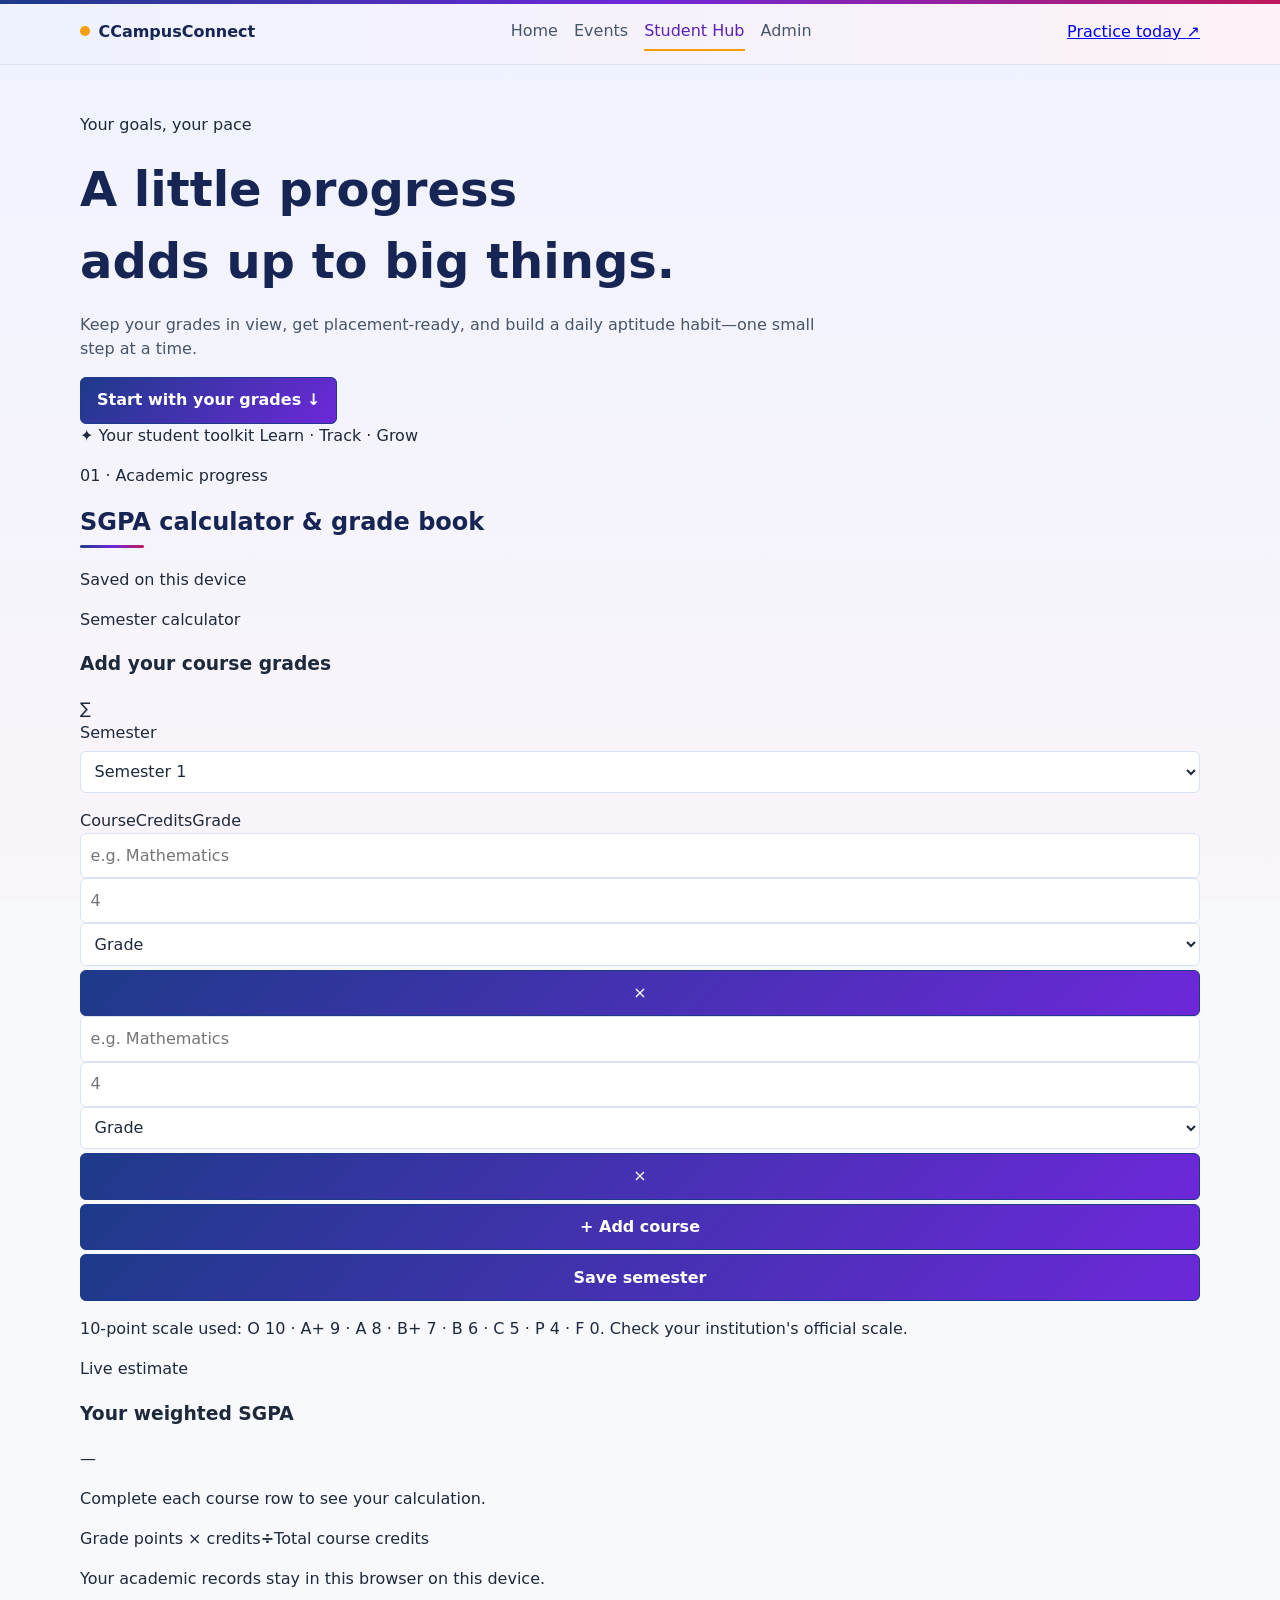
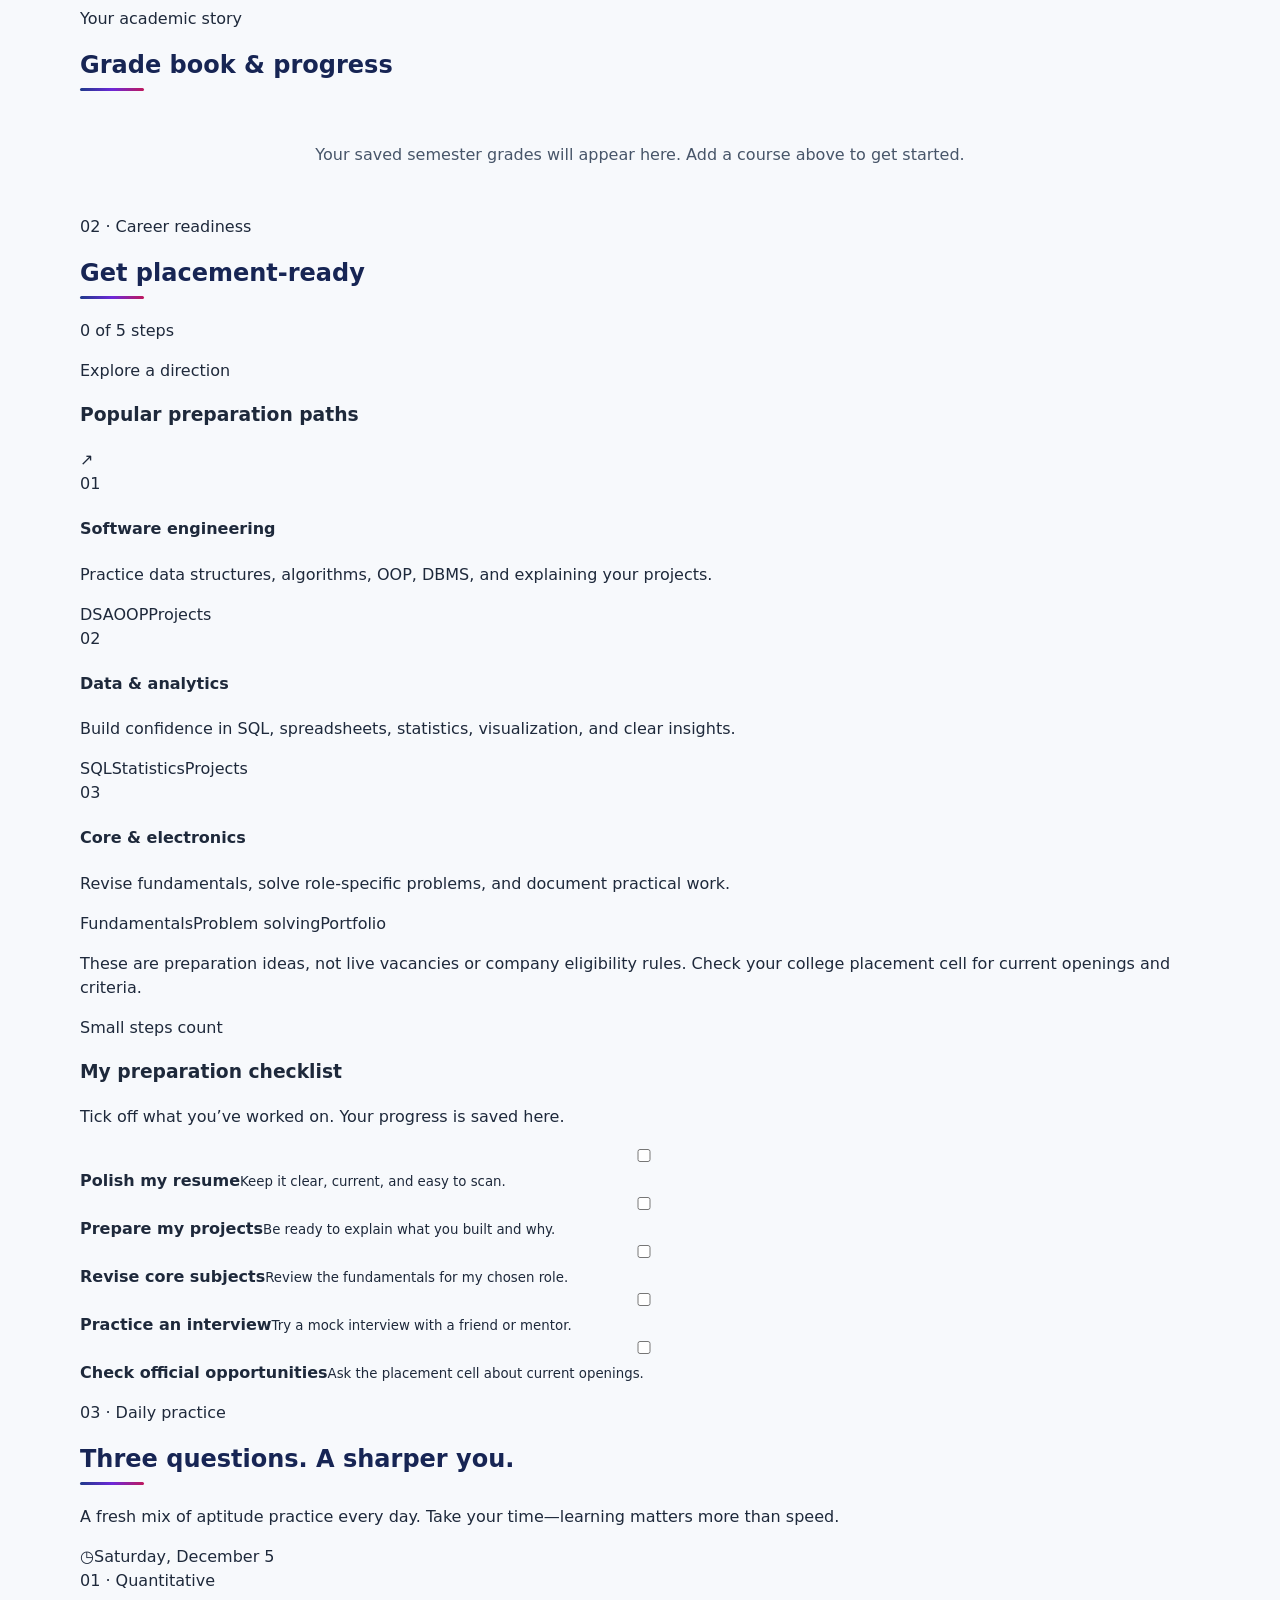
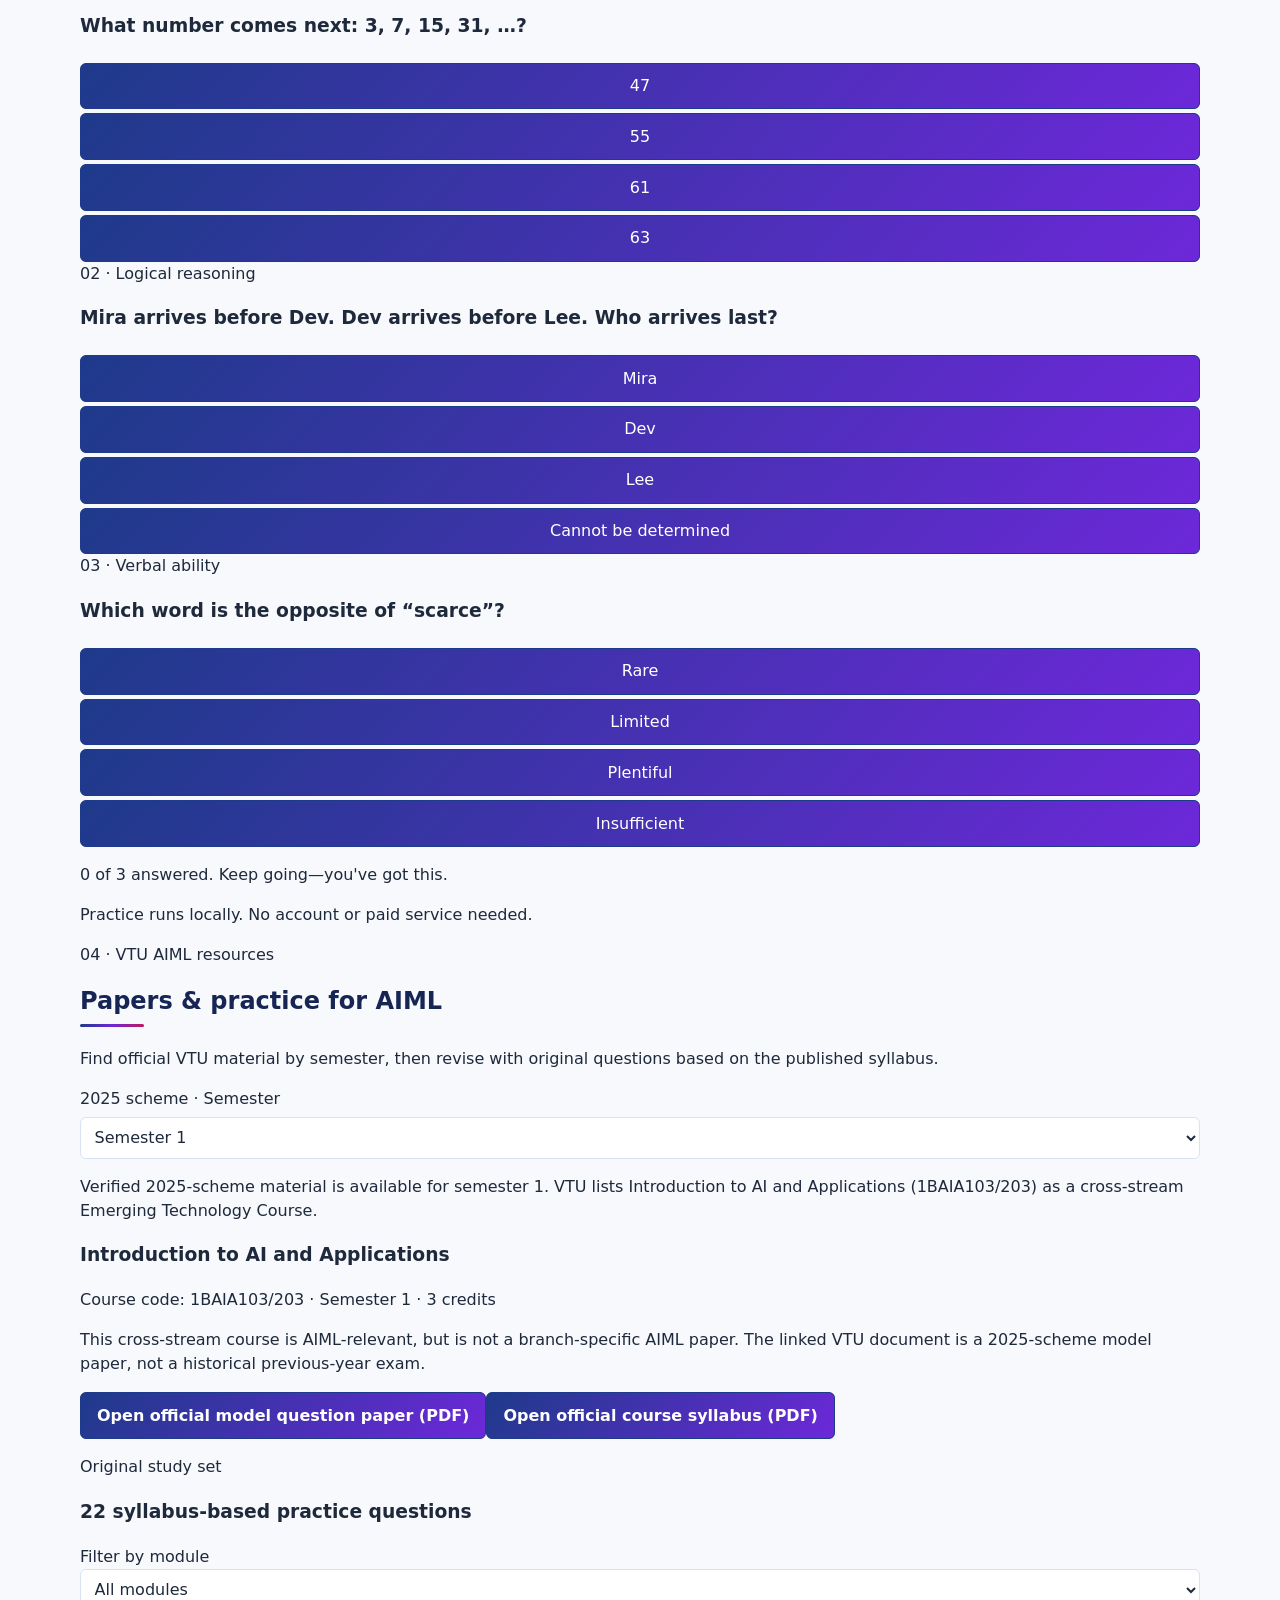
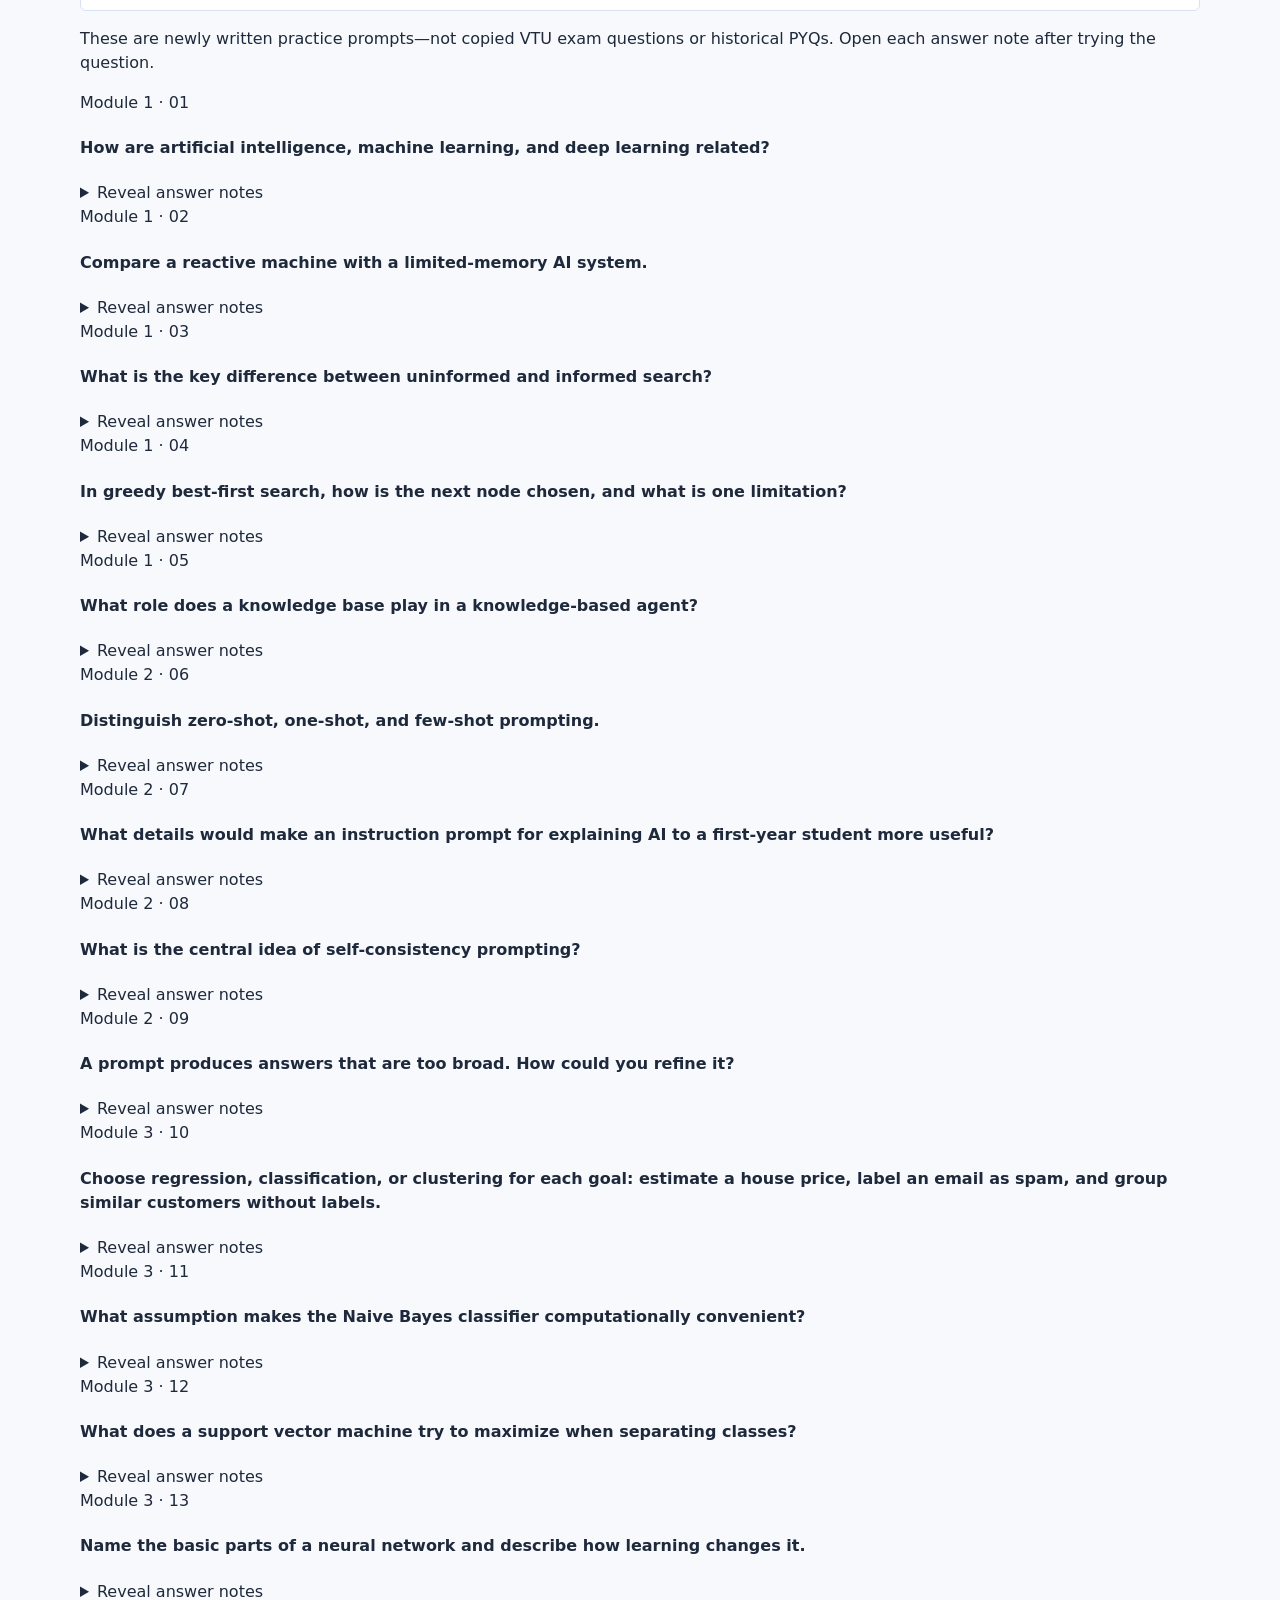
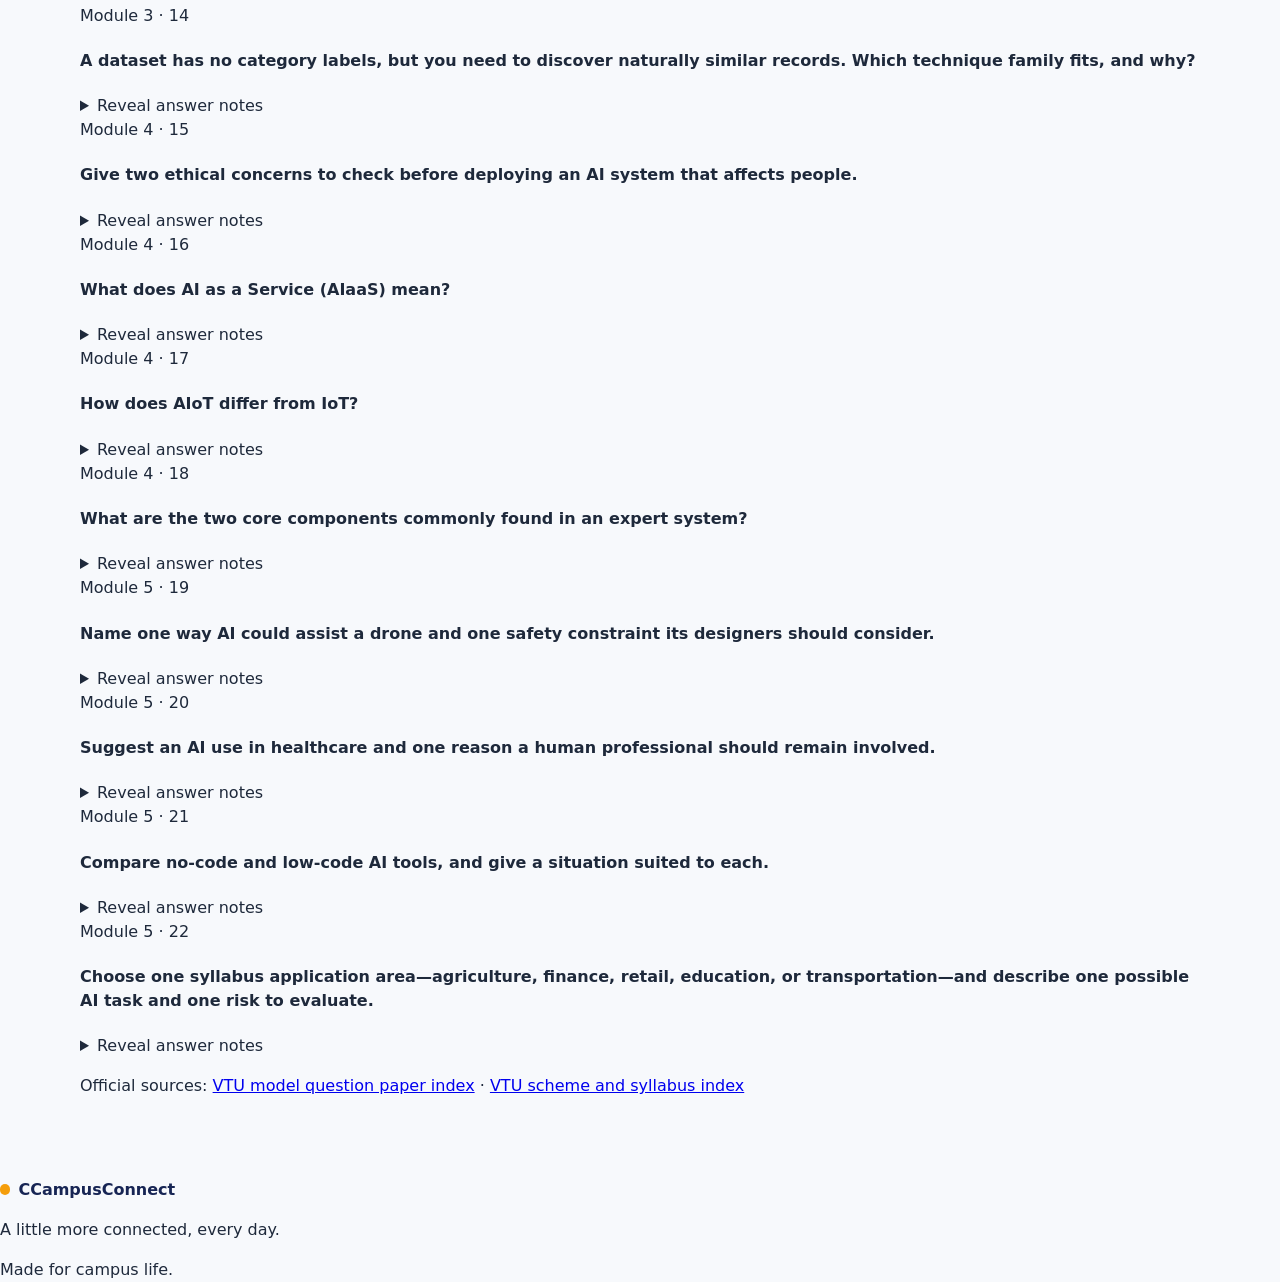
<file: starter-app/student-hub.html>
<!doctype html>
<html lang="en">
<head>
  <meta charset="utf-8" />
  <meta name="viewport" content="width=device-width, initial-scale=1" />
  <meta name="description" content="Track your grades, calculate SGPA, prepare for placements, practice aptitude, and explore VTU AIML question resources." />
  <title>Student Hub | CampusConnect</title>
  <link rel="stylesheet" href="css/style.css" />
  <script src="js/student-hub.js" defer></script>
</head>
<body>
  <header class="site-header">
    <nav class="nav" aria-label="Main navigation">
      <a class="brand" href="index.html"><span class="brand-mark">C</span>CampusConnect</a>
      <div class="nav-links">
        <a href="index.html">Home</a>
        <a href="events.html">Events</a>
        <a href="student-hub.html" aria-current="page">Student Hub</a>
        <a href="admin.html">Admin</a>
      </div>
      <a class="nav-cta" href="#daily-practice">Practice today <span aria-hidden="true">↗</span></a>
    </nav>
  </header>

  <main class="container student-hub">
    <section class="hub-hero">
      <div>
        <p class="eyebrow"><span class="eyebrow-dot"></span> Your goals, your pace</p>
        <h1>A little progress<br />adds up to <span>big things.</span></h1>
        <p class="lead">Keep your grades in view, get placement-ready, and build a daily aptitude habit—one small step at a time.</p>
        <a class="button button-primary" href="#sgpa-tracker">Start with your grades <span aria-hidden="true">↓</span></a>
      </div>
      <div class="hub-hero-card" aria-label="Your student toolkit">
        <div class="orbit orbit-one"></div><div class="orbit orbit-two"></div>
        <span class="hub-orb">✦</span>
        <span class="hub-orb-label">Your student toolkit</span>
        <span class="hub-orb-caption">Learn · Track · Grow</span>
      </div>
    </section>

    <div id="hub-status" class="hub-status" role="status" aria-live="polite" hidden></div>

    <section id="sgpa-tracker" class="hub-section" aria-labelledby="sgpa-heading">
      <div class="section-heading">
        <div><p class="eyebrow">01 · Academic progress</p><h2 id="sgpa-heading">SGPA calculator &amp; grade book</h2></div>
        <span class="section-count">Saved on this device</span>
      </div>
      <div class="hub-grid hub-grid-grades">
        <section class="hub-panel" aria-labelledby="calculator-heading">
          <div class="hub-panel-heading"><div><p class="eyebrow">Semester calculator</p><h3 id="calculator-heading">Add your course grades</h3></div><span class="hub-panel-icon" aria-hidden="true">∑</span></div>
          <form id="sgpa-form">
            <div class="form-row">
              <label for="semester">Semester</label>
              <select id="semester" name="semester" required>
                <option value="1">Semester 1</option><option value="2">Semester 2</option><option value="3">Semester 3</option><option value="4">Semester 4</option>
                <option value="5">Semester 5</option><option value="6">Semester 6</option><option value="7">Semester 7</option><option value="8">Semester 8</option>
              </select>
            </div>
            <div class="course-row course-row-head" aria-hidden="true"><span>Course</span><span>Credits</span><span>Grade</span><span></span></div>
            <div id="course-rows" class="course-rows"></div>
            <div class="course-actions">
              <button id="add-course" class="button button-outline" type="button">+ Add course</button>
              <button class="button button-primary" type="submit">Save semester</button>
            </div>
            <p class="grade-scale-note">10-point scale used: O 10 · A+ 9 · A 8 · B+ 7 · B 6 · C 5 · P 4 · F 0. Check your institution's official scale.</p>
          </form>
        </section>

        <aside class="hub-panel sgpa-result-panel" aria-labelledby="estimate-heading">
          <p class="eyebrow">Live estimate</p>
          <h3 id="estimate-heading">Your weighted SGPA</h3>
          <output id="sgpa-result" class="sgpa-result" aria-live="polite">—</output>
          <p id="sgpa-detail" class="sgpa-detail">Add course credits and grades to see your calculation.</p>
          <div class="formula-card"><span>Grade points × credits</span><b>÷</b><span>Total course credits</span></div>
          <p class="privacy-note">Your academic records stay in this browser on this device.</p>
        </aside>
      </div>
    </section>

    <section class="hub-section" aria-labelledby="grade-book-heading">
      <div class="section-heading"><div><p class="eyebrow">Your academic story</p><h2 id="grade-book-heading">Grade book &amp; progress</h2></div></div>
      <div id="grade-book" class="hub-panel grade-book" aria-live="polite"></div>
    </section>

    <section class="hub-section" aria-labelledby="placement-heading">
      <div class="section-heading">
        <div><p class="eyebrow">02 · Career readiness</p><h2 id="placement-heading">Get placement-ready</h2></div>
        <span id="placement-progress-label" class="section-count">0 of 5 steps</span>
      </div>
      <div class="hub-grid placement-grid">
        <section class="hub-panel placement-paths" aria-labelledby="paths-heading">
          <div class="hub-panel-heading"><div><p class="eyebrow">Explore a direction</p><h3 id="paths-heading">Popular preparation paths</h3></div><span class="hub-panel-icon" aria-hidden="true">↗</span></div>
          <article class="path-card"><span class="path-number">01</span><div><h4>Software engineering</h4><p>Practice data structures, algorithms, OOP, DBMS, and explaining your projects.</p><div class="skill-chips"><span>DSA</span><span>OOP</span><span>Projects</span></div></div></article>
          <article class="path-card"><span class="path-number">02</span><div><h4>Data &amp; analytics</h4><p>Build confidence in SQL, spreadsheets, statistics, visualization, and clear insights.</p><div class="skill-chips"><span>SQL</span><span>Statistics</span><span>Projects</span></div></div></article>
          <article class="path-card"><span class="path-number">03</span><div><h4>Core &amp; electronics</h4><p>Revise fundamentals, solve role-specific problems, and document practical work.</p><div class="skill-chips"><span>Fundamentals</span><span>Problem solving</span><span>Portfolio</span></div></div></article>
          <p class="placement-disclaimer">These are preparation ideas, not live vacancies or company eligibility rules. Check your college placement cell for current openings and criteria.</p>
        </section>

        <section class="hub-panel checklist-panel" aria-labelledby="checklist-heading">
          <p class="eyebrow">Small steps count</p><h3 id="checklist-heading">My preparation checklist</h3>
          <p class="checklist-intro">Tick off what you’ve worked on. Your progress is saved here.</p>
          <div class="progress-track" role="progressbar" aria-label="Placement preparation" aria-valuemin="0" aria-valuemax="100" aria-valuenow="0"><span id="placement-progress-bar"></span></div>
          <label class="check-item"><input type="checkbox" data-placement-task="resume" /><span><b>Polish my resume</b><small>Keep it clear, current, and easy to scan.</small></span></label>
          <label class="check-item"><input type="checkbox" data-placement-task="projects" /><span><b>Prepare my projects</b><small>Be ready to explain what you built and why.</small></span></label>
          <label class="check-item"><input type="checkbox" data-placement-task="fundamentals" /><span><b>Revise core subjects</b><small>Review the fundamentals for my chosen role.</small></span></label>
          <label class="check-item"><input type="checkbox" data-placement-task="interview" /><span><b>Practice an interview</b><small>Try a mock interview with a friend or mentor.</small></span></label>
          <label class="check-item"><input type="checkbox" data-placement-task="research" /><span><b>Check official opportunities</b><small>Ask the placement cell about current openings.</small></span></label>
        </section>
      </div>
    </section>

    <section id="daily-practice" class="hub-section daily-section" aria-labelledby="daily-heading">
      <div class="section-heading">
        <div><p class="eyebrow">03 · Daily practice</p><h2 id="daily-heading">Three questions. A sharper you.</h2><p class="daily-subtitle">A fresh mix of aptitude practice every day. Take your time—learning matters more than speed.</p></div>
        <div class="daily-date"><span aria-hidden="true">◷</span><span id="daily-date-label">Today's practice</span></div>
      </div>
      <div id="daily-questions" class="daily-questions" aria-live="polite"></div>
      <div class="daily-footer"><p id="daily-completion" class="daily-completion">Answer all three to complete today's practice.</p><span class="daily-source">Practice runs locally. No account or paid service needed.</span></div>
    </section>

    <section id="vtu-aiml-practice" class="hub-section vtu-section" aria-labelledby="vtu-heading">
      <div class="section-heading">
        <div>
          <p class="eyebrow">04 · VTU AIML resources</p>
          <h2 id="vtu-heading">Papers &amp; practice for AIML</h2>
          <p class="daily-subtitle">Find official VTU material by semester, then revise with original questions based on the published syllabus.</p>
        </div>
      </div>
      <div class="hub-panel vtu-resource-panel">
        <div class="form-row vtu-semester-select">
          <label for="vtu-semester">2025 scheme · Semester</label>
          <select id="vtu-semester" name="vtu-semester">
            <option value="1">Semester 1</option><option value="2">Semester 2</option><option value="3">Semester 3</option><option value="4">Semester 4</option>
            <option value="5">Semester 5</option><option value="6">Semester 6</option><option value="7">Semester 7</option><option value="8">Semester 8</option>
          </select>
        </div>
        <div id="vtu-resource-status" class="vtu-resource-status" role="status" aria-live="polite"></div>
        <article id="vtu-course-card" class="vtu-course-card" hidden></article>
        <section id="vtu-question-panel" class="vtu-question-panel" aria-labelledby="vtu-questions-heading" hidden>
          <div class="vtu-question-heading">
            <div><p class="eyebrow">Original study set</p><h3 id="vtu-questions-heading">22 syllabus-based practice questions</h3></div>
            <label for="vtu-module-filter">Filter by module
              <select id="vtu-module-filter">
                <option value="all">All modules</option>
                <option value="1">Module 1 · AI foundations</option>
                <option value="2">Module 2 · Prompt engineering</option>
                <option value="3">Module 3 · Machine learning</option>
                <option value="4">Module 4 · AI trends</option>
                <option value="5">Module 5 · Applications</option>
              </select>
            </label>
          </div>
          <p class="vtu-practice-note">These are newly written practice prompts—not copied VTU exam questions or historical PYQs. Open each answer note after trying the question.</p>
          <div id="vtu-question-list" class="vtu-question-list"></div>
        </section>
        <p class="vtu-source-links">
          Official sources:
          <a href="https://vtu.ac.in/model-question-paper-b-e-b-tech-b-arch/" target="_blank" rel="noopener noreferrer">VTU model question paper index</a>
          <span aria-hidden="true">·</span>
          <a href="https://vtu.ac.in/b-e-scheme-syllabus/" target="_blank" rel="noopener noreferrer">VTU scheme and syllabus index</a>
        </p>
      </div>
    </section>
  </main>

  <footer class="site-footer"><a class="brand" href="index.html"><span class="brand-mark">C</span>CampusConnect</a><p>A little more connected, every day.</p><span>Made for campus life.</span></footer>
</body>
</html>
</file>
<file: starter-app/css/style.css>
:root {
  --primary: #1e3a8a;
  --primary-dark: #172554;
  --primary-light: #dbeafe;
  --accent: #f59e0b;
  --accent-dark: #b45309;
  --accent-light: #fef3c7;
  --background: #f7f9fc;
  --surface: #ffffff;
  --surface-tint: #eef4ff;
  --text: #1e293b;
  --muted: #475569;
  --border: #d8e2f3;
  --border-dark: #64748b;
  --violet: #6d28d9;
  --violet-dark: #5b21b6;
  --pink: #be185d;
  --teal: #0f766e;
  --hero-gradient: linear-gradient(135deg, #312e81 0%, #6d28d9 55%, #be185d 100%);
  --accent-bar: linear-gradient(90deg, #1e3a8a 0%, #6d28d9 50%, #be185d 100%);
}

* { box-sizing: border-box; }

body {
  margin: 0;
  background-color: var(--background);
  background-image: linear-gradient(180deg, rgba(238, 242, 255, .9) 0%, rgba(253, 242, 248, .55) 100%);
  background-attachment: fixed;
  color: var(--text);
  font-family: system-ui, -apple-system, BlinkMacSystemFont, "Segoe UI", sans-serif;
  line-height: 1.5;
}

.site-header {
  position: relative;
  background: linear-gradient(90deg, #eef2ff 0%, #fdf2f8 100%);
  border-bottom: 1px solid var(--border);
}
.site-header::before {
  content: "";
  position: absolute;
  inset: 0 0 auto 0;
  height: 4px;
  background: var(--accent-bar);
}
.container { width: min(1120px, calc(100% - 2rem)); margin: 0 auto; padding: 2rem 0 4rem; }
.nav { width: min(1120px, calc(100% - 2rem)); margin: 0 auto; min-height: 4rem; display: flex; align-items: center; justify-content: space-between; gap: 1rem; }
.brand { color: var(--primary-dark); font-weight: 700; text-decoration: none; }
.brand::before { content: ""; display: inline-block; width: .65rem; height: .65rem; margin-right: .5rem; border-radius: 50%; background: var(--accent); vertical-align: .05em; }
.nav-links { display: flex; gap: 1rem; }
.nav-links a { color: var(--muted); text-decoration: none; padding: .35rem 0; border-bottom: 2px solid transparent; }
.nav-links a[aria-current="page"], .nav-links a:hover { color: var(--violet-dark); border-bottom-color: var(--accent); }

h1, h2, h3, p { overflow-wrap: anywhere; }
h1 { font-size: clamp(2rem, 5vw, 3rem); margin: 0 0 1rem; color: var(--primary-dark); }
h2 { position: relative; margin-top: 0; padding-bottom: .5rem; color: var(--primary-dark); }
h2::after {
  content: "";
  position: absolute;
  left: 0;
  bottom: 0;
  width: 4rem;
  height: 3px;
  border-radius: 2px;
  background: var(--accent-bar);
}
.lead { color: var(--muted); max-width: 48rem; }
.section { margin-top: 2rem; }
.hero {
  margin-top: 1.5rem;
  padding: 3rem 2rem;
  border: 1px solid rgba(255, 255, 255, .18);
  border-bottom: 4px solid var(--accent);
  border-radius: .75rem;
  background: var(--hero-gradient);
  box-shadow: 0 12px 32px rgba(109, 40, 217, .25);
}
.hero h1 { color: #ffffff; }
.hero .lead { color: #f5f3ff; }

.button, button {
  display: inline-block;
  padding: .65rem 1rem;
  border: 1px solid var(--primary);
  background-color: var(--primary);
  background-image: linear-gradient(135deg, var(--primary) 0%, var(--violet) 100%);
  color: #ffffff;
  border-radius: .375rem;
  font: inherit;
  font-weight: 600;
  text-decoration: none;
  cursor: pointer;
  transition: background-color .15s ease, border-color .15s ease;
}
.button:hover, button:hover { background-color: var(--primary-dark); background-image: linear-gradient(135deg, var(--primary-dark) 0%, var(--violet-dark) 100%); border-color: var(--primary-dark); color: #ffffff; }
.hero .button { background-color: var(--accent); background-image: none; border-color: var(--accent); color: var(--text); }
.hero .button:hover { background-color: #d97706; background-image: none; border-color: #d97706; color: var(--text); }
.hero .button:focus-visible { outline: 3px solid #ffffff; outline-offset: 2px; }

.card-grid, .stat-grid { display: grid; grid-template-columns: repeat(auto-fit, minmax(220px, 1fr)); gap: 1rem; }
.card, .stat, .panel { background: var(--surface); border: 1px solid var(--border); border-radius: .5rem; padding: 1rem; }
.card { border-top: 4px solid var(--primary); box-shadow: 0 1px 2px rgba(15, 23, 42, .04); }
.card:nth-child(5n+1) { border-top-color: #2563eb; }
.card:nth-child(5n+2) { border-top-color: #0d9488; }
.card:nth-child(5n+3) { border-top-color: #d97706; }
.card:nth-child(5n+4) { border-top-color: #7c3aed; }
.card:nth-child(5n+5) { border-top-color: #e11d48; }
.card h3 { margin-top: 0; }
.card a:not(.button) { color: var(--primary); font-weight: 600; text-decoration: none; }
.card a:not(.button):hover { color: var(--primary-dark); text-decoration: underline; }
.category {
  display: inline-block;
  margin: 0 0 .75rem;
  padding: .2rem .6rem;
  border-radius: 999px;
  background: var(--primary-light);
  color: var(--primary-dark);
  font-size: .75rem;
  font-weight: 700;
  text-transform: uppercase;
  letter-spacing: .04em;
}
.card:nth-child(5n+1) .category { background: #dbeafe; color: #1e40af; }
.card:nth-child(5n+2) .category { background: #ccfbf1; color: #115e59; }
.card:nth-child(5n+3) .category { background: #fef3c7; color: #92400e; }
.card:nth-child(5n+4) .category { background: #ede9fe; color: #5b21b6; }
.card:nth-child(5n+5) .category { background: #ffe4e6; color: #9f1239; }
.details { margin: 1rem 0; }
.details div { display: flex; justify-content: space-between; gap: 1rem; border-top: 1px solid #e2e8f0; padding: .25rem 0; }
.details dt, .details dd { margin: 0; }
.details dt { color: var(--muted); }
.details dd { font-weight: 600; }

.stat { display: flex; flex-direction: column; gap: .25rem; border-top: 4px solid var(--primary); }
.stat:nth-child(1) { border-top-color: #1d4ed8; background: #eff6ff; }
.stat:nth-child(2) { border-top-color: #0f766e; background: #f0fdfa; }
.stat:nth-child(3) { border-top-color: #b45309; background: #fffbeb; }
.stat-value { font-size: 2rem; font-weight: 700; color: var(--primary-dark); }
.stat:nth-child(1) .stat-value { color: #1d4ed8; }
.stat:nth-child(2) .stat-value { color: #0f766e; }
.stat:nth-child(3) .stat-value { color: #b45309; }
.panel { border-top: 4px solid var(--violet); }

.form-row { display: grid; gap: .35rem; margin-bottom: 1rem; }
input, select, button { width: 100%; font: inherit; }
input, select { padding: .6rem; background: var(--surface); border: 1px solid var(--border); border-radius: .375rem; color: var(--text); }
input:hover, select:hover { border-color: var(--border-dark); }
input:focus, select:focus { border-color: var(--primary); }
button { margin-top: .25rem; }

.table-wrap { overflow-x: auto; background: var(--surface); border: 1px solid var(--border); border-radius: .5rem; }
table { width: 100%; border-collapse: collapse; min-width: 36rem; }
th, td { text-align: left; padding: .75rem; border-bottom: 1px solid var(--border); }
thead { background: linear-gradient(90deg, #e0e7ff 0%, #ede9fe 100%); color: var(--primary-dark); }
th { font-weight: 700; }
tbody tr:nth-child(even) { background: #f8fafc; }
tbody tr:hover { background: var(--surface-tint); }
tbody tr:last-child td { border-bottom: 0; }
.empty-state { color: var(--muted); text-align: center; padding: 2rem; }

:focus-visible { outline: 3px solid var(--violet-dark); outline-offset: 2px; }

@media (max-width: 640px) {
  .nav { align-items: flex-start; flex-direction: column; padding: .75rem 0; }
  .hero { padding: 2rem 1rem; }
  .container { width: min(1120px, calc(100% - 1rem)); padding-top: 1rem; }
}
</file>
